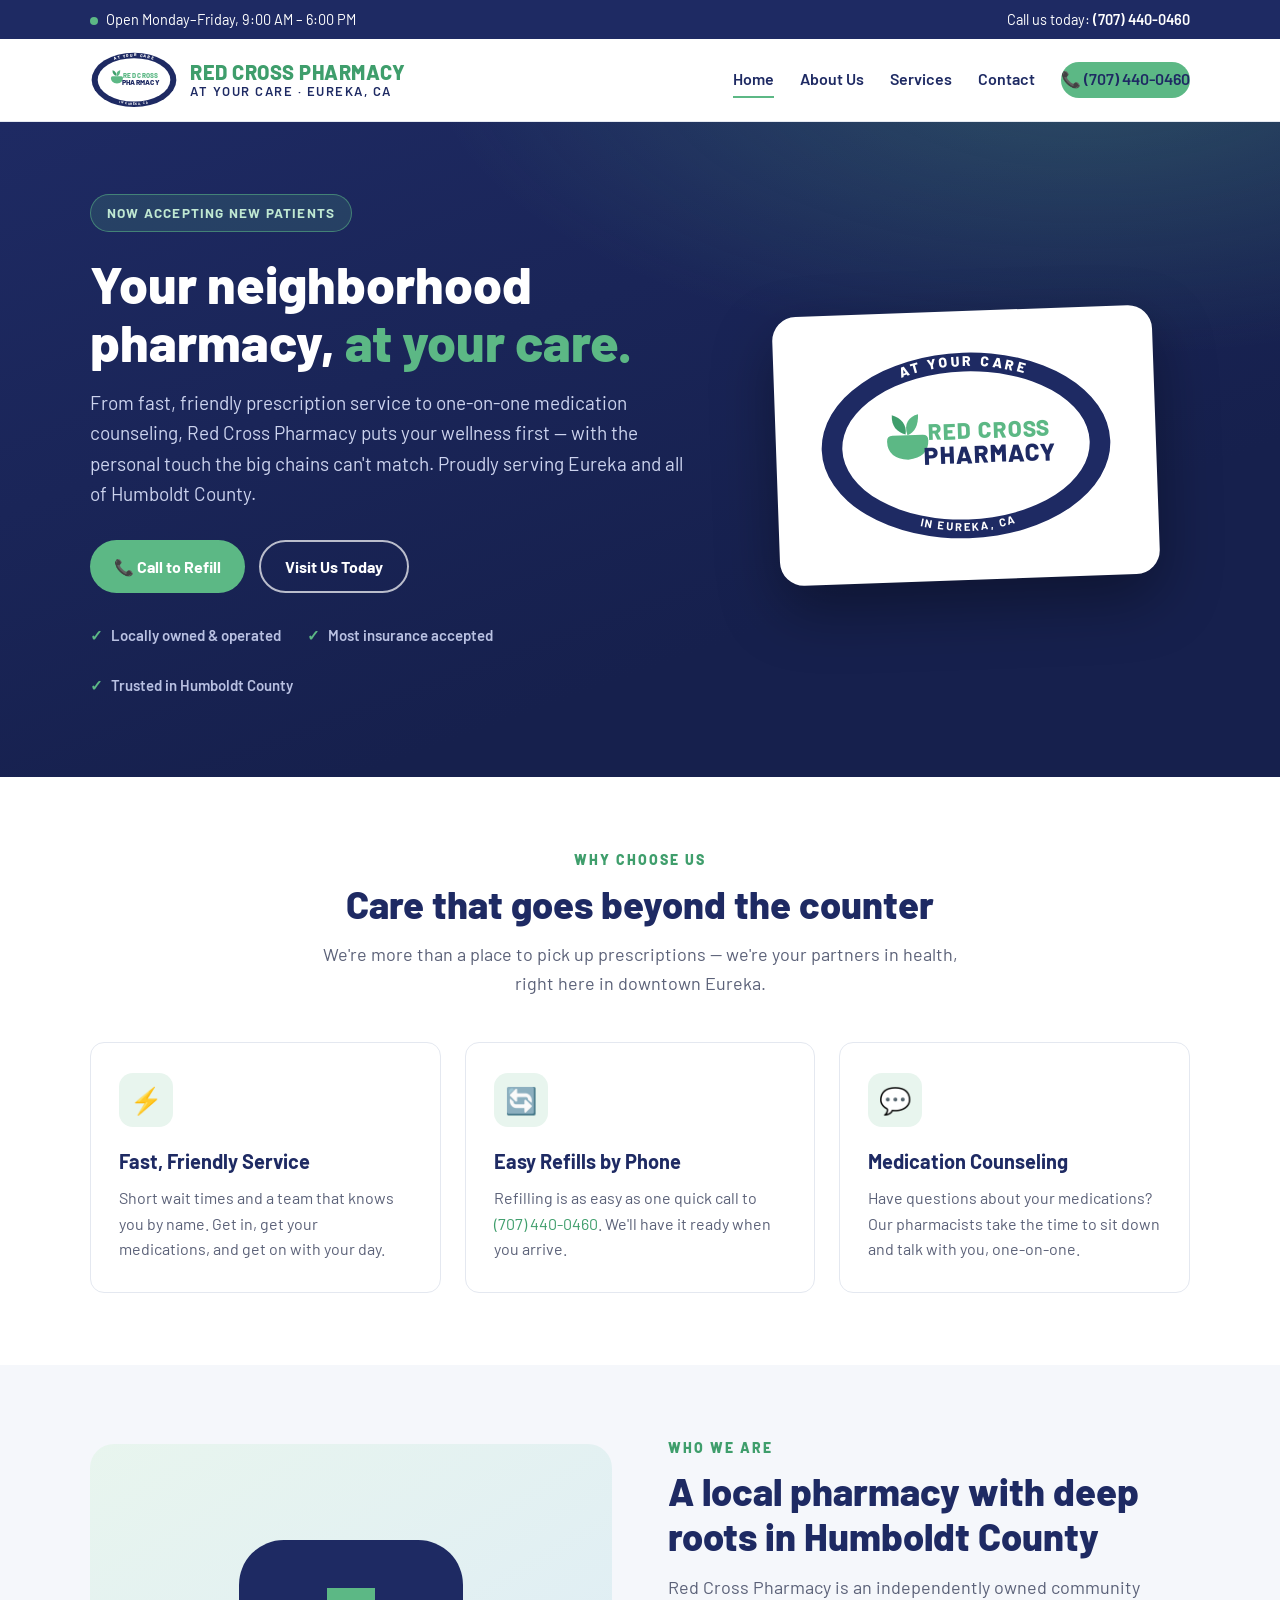
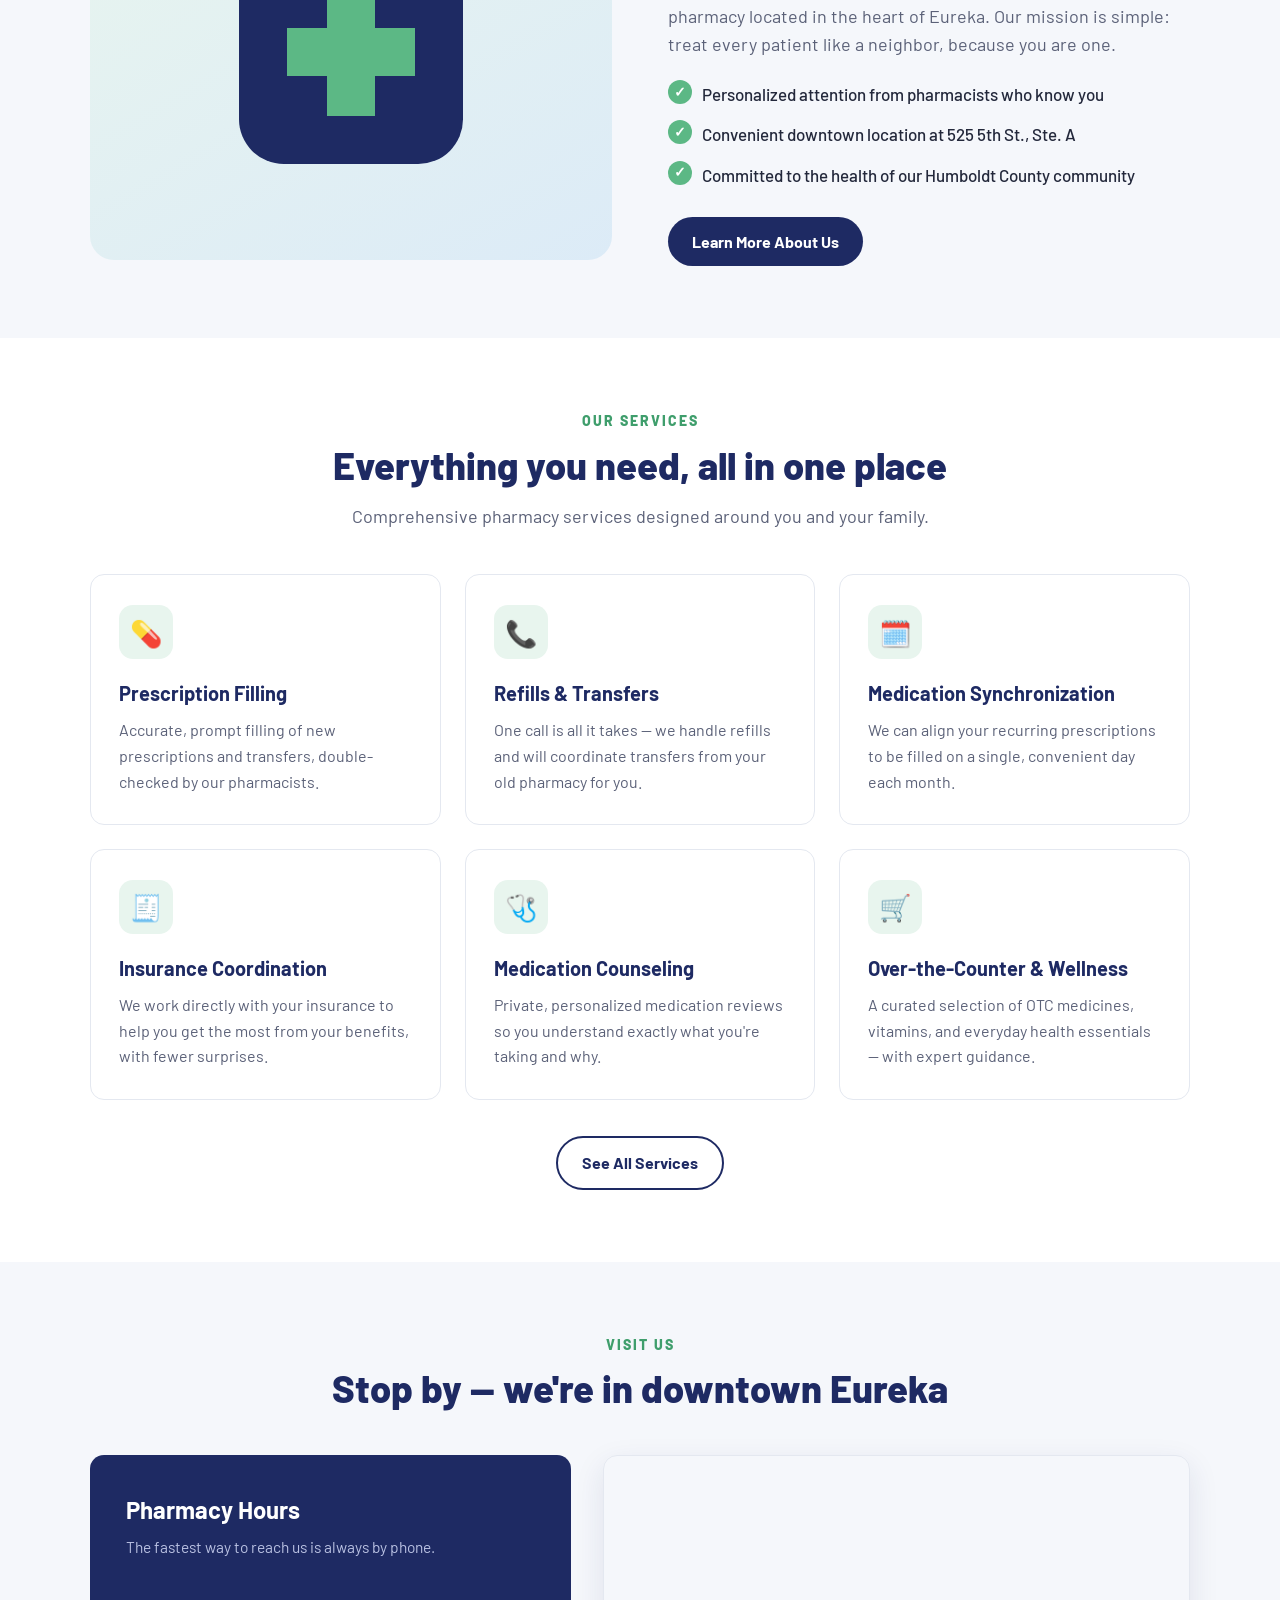
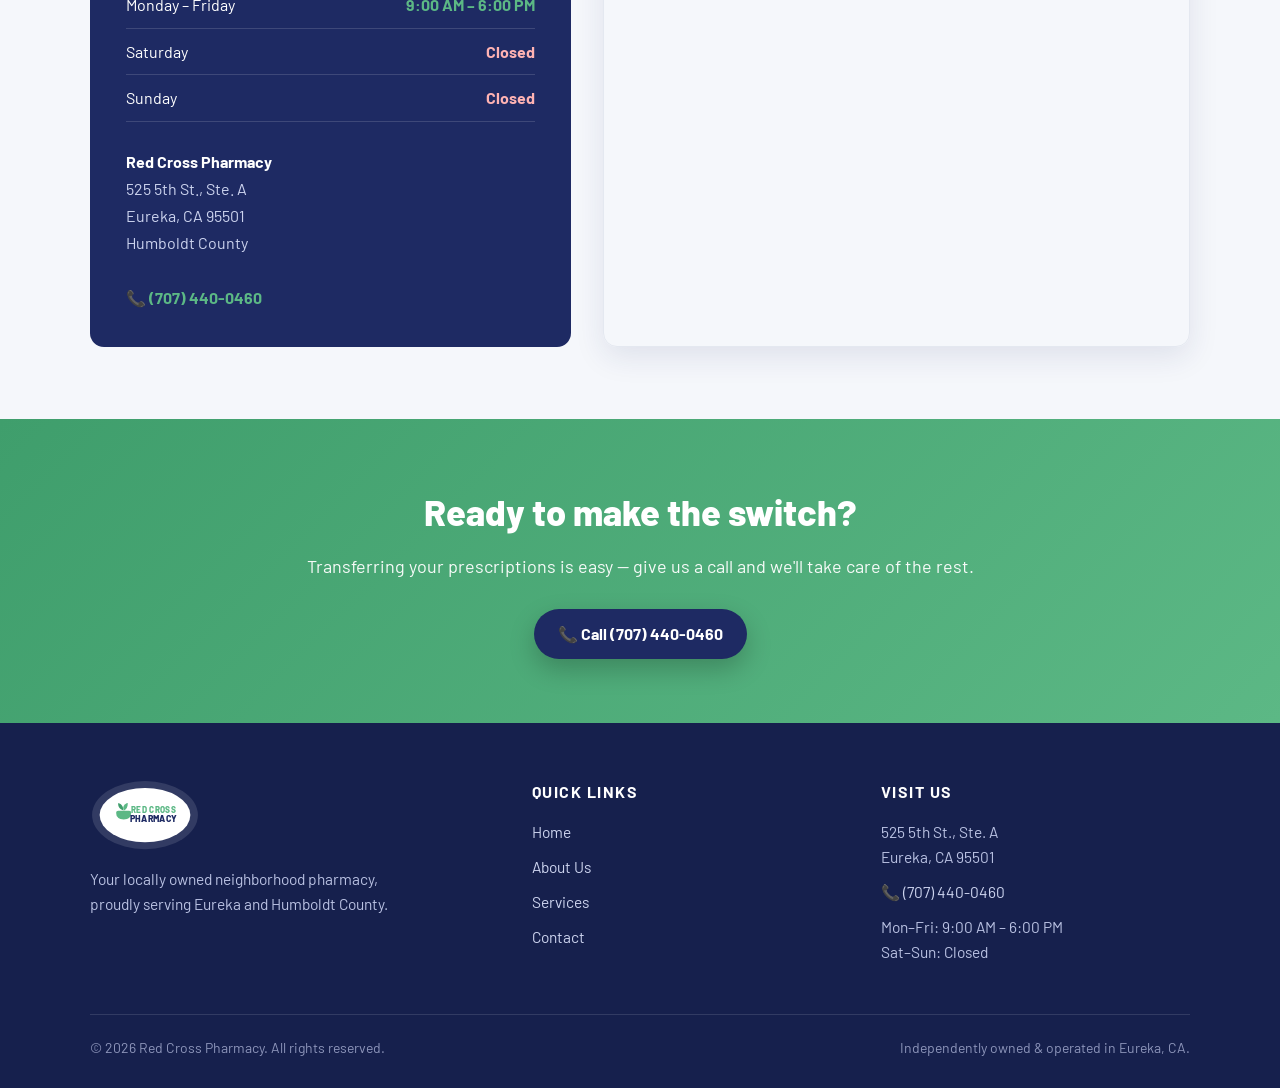
<file: index.html>
<!DOCTYPE html>
<html lang="en">
<head>
  <meta charset="UTF-8">
  <meta name="viewport" content="width=device-width, initial-scale=1.0">
  <title>Red Cross Pharmacy — At Your Care | Eureka, CA</title>
  <meta name="description" content="Red Cross Pharmacy is your locally owned neighborhood pharmacy in Eureka, CA, serving Humboldt County. Prescriptions, refills, medication counseling and more. Call (707) 440-0460.">
  <link rel="preconnect" href="https://fonts.googleapis.com">
  <link rel="preconnect" href="https://fonts.gstatic.com" crossorigin>
  <link href="https://fonts.googleapis.com/css2?family=Barlow:wght@400;500;600;700;800&display=swap" rel="stylesheet">
  <link rel="stylesheet" href="css/style.css">
  <link rel="icon" href="data:image/svg+xml,%3Csvg xmlns='http://www.w3.org/2000/svg' viewBox='0 0 100 100'%3E%3Crect width='100' height='100' rx='20' fill='%231e2a63'/%3E%3Cpath d='M40 20h20v20h20v20H60v20H40V60H20V40h20z' fill='%235cb885'/%3E%3C/svg%3E">
</head>
<body>

  <!-- Top bar -->
  <div class="topbar">
    <div class="container">
      <span><span class="badge-dot"></span>Open Monday–Friday, 9:00 AM – 6:00 PM</span>
      <span>Call us today: <a href="tel:+17074400460">(707) 440-0460</a></span>
    </div>
  </div>

  <!-- Header -->
  <header class="site-header">
    <div class="container">
      <a class="brand" href="index.html">
        <svg viewBox="0 0 320 210" xmlns="http://www.w3.org/2000/svg" role="img" aria-label="Red Cross Pharmacy logo">
          <defs>
            <path id="arcTop" d="M 24 105 A 136 85 0 0 1 296 105" fill="none"/>
            <path id="arcBot" d="M 20 105 A 140 91 0 0 0 300 105" fill="none"/>
          </defs>
          <ellipse cx="160" cy="105" rx="154" ry="99" fill="#1e2a63"/>
          <ellipse cx="160" cy="105" rx="132" ry="79" fill="#ffffff"/>
          <text font-family="Barlow, Arial, sans-serif" font-size="15" font-weight="800" fill="#ffffff" letter-spacing="3">
            <textPath href="#arcTop" startOffset="50%" text-anchor="middle">AT YOUR CARE</textPath>
          </text>
          <text font-family="Barlow, Arial, sans-serif" font-size="12" font-weight="700" fill="#ffffff" letter-spacing="2">
            <textPath href="#arcBot" startOffset="50%" text-anchor="middle">IN EUREKA, CA</textPath>
          </text>
          <!-- mortar & leaves icon -->
          <g transform="translate(74, 76)">
            <path d="M2 22 Q2 16 8 16 H40 Q46 16 46 22 Q46 40 24 42 Q2 40 2 22 Z" fill="#5cb885"/>
            <path d="M24 16 C 20 4, 26 -4, 36 -6 C 36 6, 32 13, 24 16 Z" fill="#5cb885"/>
            <path d="M22 15 C 24 5, 18 -3, 8 -6 C 7 6, 13 12, 22 15 Z" fill="#3f9e6c"/>
          </g>
          <text x="185" y="98" font-family="Barlow, Arial, sans-serif" font-size="24" font-weight="800" fill="#5cb885" text-anchor="middle" letter-spacing="1">RED CROSS</text>
          <text x="185" y="124" font-family="Barlow, Arial, sans-serif" font-size="26" font-weight="800" fill="#1e2a63" text-anchor="middle" letter-spacing="1">PHARMACY</text>
        </svg>
        <span class="brand-name">Red Cross Pharmacy<span>At Your Care · Eureka, CA</span></span>
      </a>
      <nav class="main-nav">
        <a href="index.html" class="active">Home</a>
        <a href="about.html">About Us</a>
        <a href="services.html">Services</a>
        <a href="contact.html">Contact</a>
        <a href="tel:+17074400460" class="btn btn-green btn-sm">📞 (707) 440-0460</a>
      </nav>
    </div>
  </header>

  <!-- Hero -->
  <section class="hero">
    <div class="container">
      <div>
        <span class="hero-badge">Now accepting new patients</span>
        <h1>Your neighborhood pharmacy, <em>at your care.</em></h1>
        <p class="lead">From fast, friendly prescription service to one-on-one medication counseling, Red Cross Pharmacy puts your wellness first — with the personal touch the big chains can't match. Proudly serving Eureka and all of Humboldt County.</p>
        <div class="hero-ctas">
          <a href="tel:+17074400460" class="btn btn-green">📞 Call to Refill</a>
          <a href="contact.html" class="btn btn-outline-light">Visit Us Today</a>
        </div>
        <div class="hero-trust">
          <span>Locally owned &amp; operated</span>
          <span>Most insurance accepted</span>
          <span>Trusted in Humboldt County</span>
        </div>
      </div>
      <div class="hero-art">
        <div class="logo-card">
          <svg viewBox="0 0 320 210" xmlns="http://www.w3.org/2000/svg" role="img" aria-label="Red Cross Pharmacy badge">
            <defs>
              <path id="arcTop2" d="M 24 105 A 136 85 0 0 1 296 105" fill="none"/>
              <path id="arcBot2" d="M 20 105 A 140 91 0 0 0 300 105" fill="none"/>
            </defs>
            <ellipse cx="160" cy="105" rx="154" ry="99" fill="#1e2a63"/>
            <ellipse cx="160" cy="105" rx="132" ry="79" fill="#ffffff"/>
            <text font-family="Barlow, Arial, sans-serif" font-size="15" font-weight="800" fill="#ffffff" letter-spacing="3">
              <textPath href="#arcTop2" startOffset="50%" text-anchor="middle">AT YOUR CARE</textPath>
            </text>
            <text font-family="Barlow, Arial, sans-serif" font-size="12" font-weight="700" fill="#ffffff" letter-spacing="2">
              <textPath href="#arcBot2" startOffset="50%" text-anchor="middle">IN EUREKA, CA</textPath>
            </text>
            <g transform="translate(74, 76)">
              <path d="M2 22 Q2 16 8 16 H40 Q46 16 46 22 Q46 40 24 42 Q2 40 2 22 Z" fill="#5cb885"/>
              <path d="M24 16 C 20 4, 26 -4, 36 -6 C 36 6, 32 13, 24 16 Z" fill="#5cb885"/>
              <path d="M22 15 C 24 5, 18 -3, 8 -6 C 7 6, 13 12, 22 15 Z" fill="#3f9e6c"/>
            </g>
            <text x="185" y="98" font-family="Barlow, Arial, sans-serif" font-size="24" font-weight="800" fill="#5cb885" text-anchor="middle" letter-spacing="1">RED CROSS</text>
            <text x="185" y="124" font-family="Barlow, Arial, sans-serif" font-size="26" font-weight="800" fill="#1e2a63" text-anchor="middle" letter-spacing="1">PHARMACY</text>
          </svg>
        </div>
      </div>
    </div>
  </section>

  <!-- Highlights -->
  <section>
    <div class="container">
      <div class="section-head center">
        <div class="eyebrow">Why choose us</div>
        <h2>Care that goes beyond the counter</h2>
        <p>We're more than a place to pick up prescriptions — we're your partners in health, right here in downtown Eureka.</p>
      </div>
      <div class="card-grid">
        <div class="card">
          <div class="icon">⚡</div>
          <h3>Fast, Friendly Service</h3>
          <p>Short wait times and a team that knows you by name. Get in, get your medications, and get on with your day.</p>
        </div>
        <div class="card">
          <div class="icon">🔄</div>
          <h3>Easy Refills by Phone</h3>
          <p>Refilling is as easy as one quick call to <a href="tel:+17074400460">(707) 440-0460</a>. We'll have it ready when you arrive.</p>
        </div>
        <div class="card">
          <div class="icon">💬</div>
          <h3>Medication Counseling</h3>
          <p>Have questions about your medications? Our pharmacists take the time to sit down and talk with you, one-on-one.</p>
        </div>
      </div>
    </div>
  </section>

  <!-- About preview -->
  <section class="section-soft">
    <div class="container split">
      <div class="split-figure">
        <svg viewBox="0 0 200 200" xmlns="http://www.w3.org/2000/svg" aria-hidden="true">
          <rect x="30" y="30" width="140" height="140" rx="28" fill="#1e2a63"/>
          <path d="M85 60h30v25h25v30h-25v25H85v-25H60V85h25z" fill="#5cb885"/>
        </svg>
      </div>
      <div>
        <div class="section-head">
          <div class="eyebrow">Who we are</div>
          <h2>A local pharmacy with deep roots in Humboldt County</h2>
          <p>Red Cross Pharmacy is an independently owned community pharmacy located in the heart of Eureka. Our mission is simple: treat every patient like a neighbor, because you are one.</p>
        </div>
        <ul class="checklist">
          <li>Personalized attention from pharmacists who know you</li>
          <li>Convenient downtown location at 525 5th St., Ste. A</li>
          <li>Committed to the health of our Humboldt County community</li>
        </ul>
        <a href="about.html" class="btn btn-navy">Learn More About Us</a>
      </div>
    </div>
  </section>

  <!-- Services preview -->
  <section>
    <div class="container">
      <div class="section-head center">
        <div class="eyebrow">Our services</div>
        <h2>Everything you need, all in one place</h2>
        <p>Comprehensive pharmacy services designed around you and your family.</p>
      </div>
      <div class="card-grid">
        <div class="card">
          <div class="icon">💊</div>
          <h3>Prescription Filling</h3>
          <p>Accurate, prompt filling of new prescriptions and transfers, double-checked by our pharmacists.</p>
        </div>
        <div class="card">
          <div class="icon">📞</div>
          <h3>Refills &amp; Transfers</h3>
          <p>One call is all it takes — we handle refills and will coordinate transfers from your old pharmacy for you.</p>
        </div>
        <div class="card">
          <div class="icon">🗓️</div>
          <h3>Medication Synchronization</h3>
          <p>We can align your recurring prescriptions to be filled on a single, convenient day each month.</p>
        </div>
        <div class="card">
          <div class="icon">🧾</div>
          <h3>Insurance Coordination</h3>
          <p>We work directly with your insurance to help you get the most from your benefits, with fewer surprises.</p>
        </div>
        <div class="card">
          <div class="icon">🩺</div>
          <h3>Medication Counseling</h3>
          <p>Private, personalized medication reviews so you understand exactly what you're taking and why.</p>
        </div>
        <div class="card">
          <div class="icon">🛒</div>
          <h3>Over-the-Counter &amp; Wellness</h3>
          <p>A curated selection of OTC medicines, vitamins, and everyday health essentials — with expert guidance.</p>
        </div>
      </div>
      <p style="text-align:center; margin-top:36px;">
        <a href="services.html" class="btn btn-outline">See All Services</a>
      </p>
    </div>
  </section>

  <!-- Hours & location -->
  <section class="section-soft" id="visit">
    <div class="container">
      <div class="section-head center">
        <div class="eyebrow">Visit us</div>
        <h2>Stop by — we're in downtown Eureka</h2>
      </div>
      <div class="visit-grid">
        <div class="hours-card">
          <h3>Pharmacy Hours</h3>
          <p class="sub">The fastest way to reach us is always by phone.</p>
          <table class="hours-table">
            <tr class="open-days"><td>Monday – Friday</td><td>9:00 AM – 6:00 PM</td></tr>
            <tr class="closed"><td>Saturday</td><td>Closed</td></tr>
            <tr class="closed"><td>Sunday</td><td>Closed</td></tr>
          </table>
          <p class="addr">
            <strong>Red Cross Pharmacy</strong><br>
            525 5th St., Ste. A<br>
            Eureka, CA 95501<br>
            Humboldt County<br><br>
            📞 <a href="tel:+17074400460" style="color:#5cb885; font-weight:700;">(707) 440-0460</a>
          </p>
        </div>
        <div class="map-frame">
          <iframe src="https://www.google.com/maps/embed?origin=mfe&amp;pb=!1m2!2m1!1s525+5th+St+Ste+A,+Eureka,+CA+95501" title="Map to Red Cross Pharmacy, 525 5th St., Ste. A, Eureka, CA" loading="lazy" allowfullscreen></iframe>
        </div>
      </div>
    </div>
  </section>

  <!-- CTA band -->
  <section class="cta-band">
    <div class="container">
      <h2>Ready to make the switch?</h2>
      <p>Transferring your prescriptions is easy — give us a call and we'll take care of the rest.</p>
      <a href="tel:+17074400460" class="btn btn-navy">📞 Call (707) 440-0460</a>
    </div>
  </section>

  <!-- Footer -->
  <footer class="site-footer">
    <div class="container">
      <div class="footer-grid">
        <div class="footer-brand">
          <svg viewBox="0 0 320 210" xmlns="http://www.w3.org/2000/svg" aria-hidden="true">
            <ellipse cx="160" cy="105" rx="154" ry="99" fill="#ffffff" opacity="0.12"/>
            <ellipse cx="160" cy="105" rx="132" ry="79" fill="#ffffff"/>
            <g transform="translate(74, 76)">
              <path d="M2 22 Q2 16 8 16 H40 Q46 16 46 22 Q46 40 24 42 Q2 40 2 22 Z" fill="#5cb885"/>
              <path d="M24 16 C 20 4, 26 -4, 36 -6 C 36 6, 32 13, 24 16 Z" fill="#5cb885"/>
              <path d="M22 15 C 24 5, 18 -3, 8 -6 C 7 6, 13 12, 22 15 Z" fill="#3f9e6c"/>
            </g>
            <text x="185" y="98" font-family="Barlow, Arial, sans-serif" font-size="24" font-weight="800" fill="#5cb885" text-anchor="middle" letter-spacing="1">RED CROSS</text>
            <text x="185" y="124" font-family="Barlow, Arial, sans-serif" font-size="26" font-weight="800" fill="#1e2a63" text-anchor="middle" letter-spacing="1">PHARMACY</text>
          </svg>
          <p>Your locally owned neighborhood pharmacy, proudly serving Eureka and Humboldt County.</p>
        </div>
        <div>
          <h4>Quick Links</h4>
          <ul>
            <li><a href="index.html">Home</a></li>
            <li><a href="about.html">About Us</a></li>
            <li><a href="services.html">Services</a></li>
            <li><a href="contact.html">Contact</a></li>
          </ul>
        </div>
        <div>
          <h4>Visit Us</h4>
          <ul>
            <li>525 5th St., Ste. A<br>Eureka, CA 95501</li>
            <li>📞 <a href="tel:+17074400460">(707) 440-0460</a></li>
            <li>Mon–Fri: 9:00 AM – 6:00 PM<br>Sat–Sun: Closed</li>
          </ul>
        </div>
      </div>
      <div class="footer-bottom">
        <span>© 2026 Red Cross Pharmacy. All rights reserved.</span>
        <span>Independently owned &amp; operated in Eureka, CA.</span>
      </div>
    </div>
  </footer>

</body>
</html>
</file>
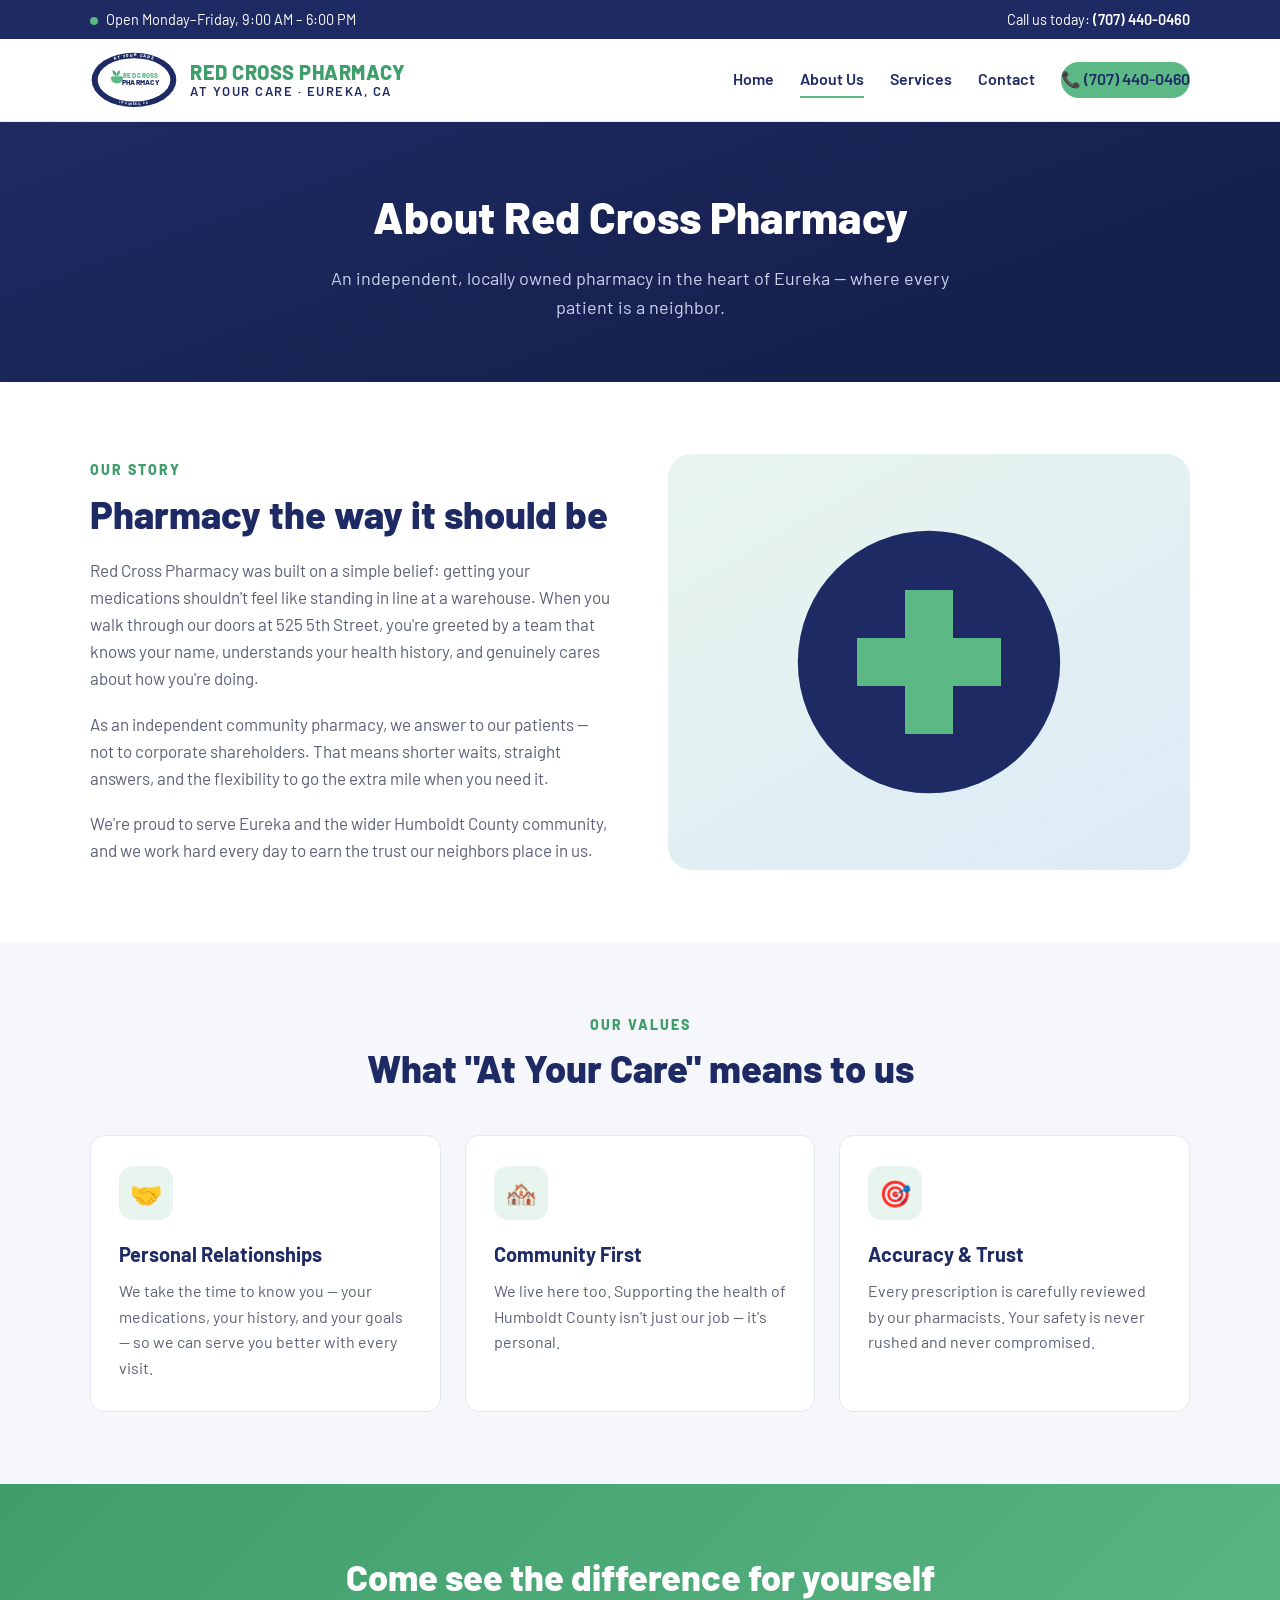
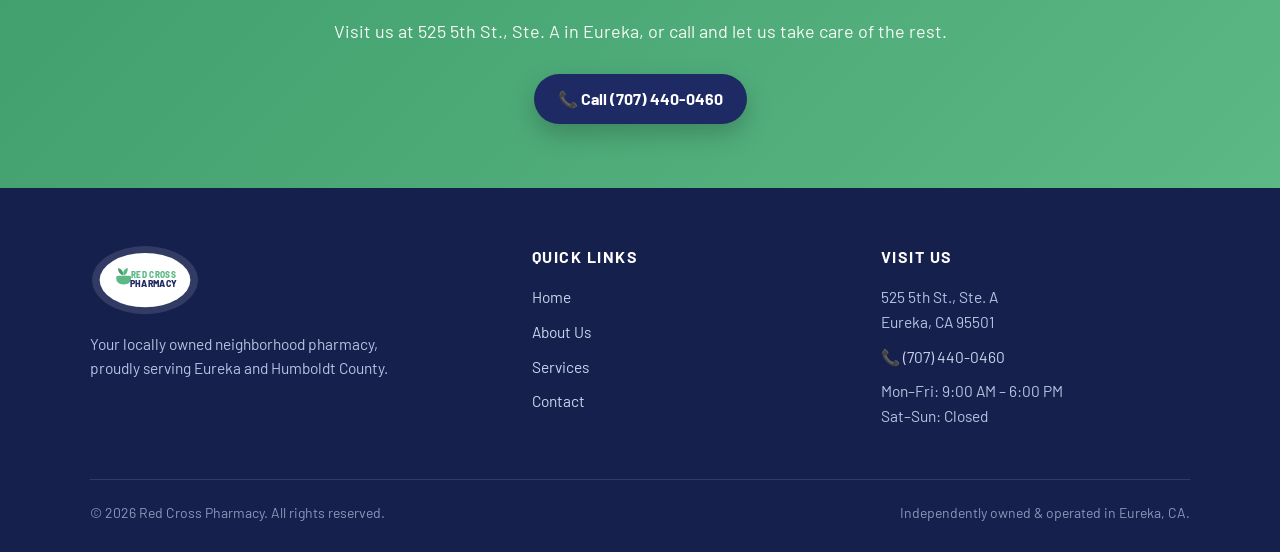
<file: about.html>
<!DOCTYPE html>
<html lang="en">
<head>
  <meta charset="UTF-8">
  <meta name="viewport" content="width=device-width, initial-scale=1.0">
  <title>About Us — Red Cross Pharmacy | Eureka, CA</title>
  <meta name="description" content="Learn about Red Cross Pharmacy, an independently owned community pharmacy in Eureka, CA serving Humboldt County with personalized care.">
  <link rel="preconnect" href="https://fonts.googleapis.com">
  <link rel="preconnect" href="https://fonts.gstatic.com" crossorigin>
  <link href="https://fonts.googleapis.com/css2?family=Barlow:wght@400;500;600;700;800&display=swap" rel="stylesheet">
  <link rel="stylesheet" href="css/style.css">
  <link rel="icon" href="data:image/svg+xml,%3Csvg xmlns='http://www.w3.org/2000/svg' viewBox='0 0 100 100'%3E%3Crect width='100' height='100' rx='20' fill='%231e2a63'/%3E%3Cpath d='M40 20h20v20h20v20H60v20H40V60H20V40h20z' fill='%235cb885'/%3E%3C/svg%3E">
</head>
<body>

  <div class="topbar">
    <div class="container">
      <span><span class="badge-dot"></span>Open Monday–Friday, 9:00 AM – 6:00 PM</span>
      <span>Call us today: <a href="tel:+17074400460">(707) 440-0460</a></span>
    </div>
  </div>

  <header class="site-header">
    <div class="container">
      <a class="brand" href="index.html">
        <svg viewBox="0 0 320 210" xmlns="http://www.w3.org/2000/svg" role="img" aria-label="Red Cross Pharmacy logo">
          <defs>
            <path id="arcTop" d="M 24 105 A 136 85 0 0 1 296 105" fill="none"/>
            <path id="arcBot" d="M 20 105 A 140 91 0 0 0 300 105" fill="none"/>
          </defs>
          <ellipse cx="160" cy="105" rx="154" ry="99" fill="#1e2a63"/>
          <ellipse cx="160" cy="105" rx="132" ry="79" fill="#ffffff"/>
          <text font-family="Barlow, Arial, sans-serif" font-size="15" font-weight="800" fill="#ffffff" letter-spacing="3">
            <textPath href="#arcTop" startOffset="50%" text-anchor="middle">AT YOUR CARE</textPath>
          </text>
          <text font-family="Barlow, Arial, sans-serif" font-size="12" font-weight="700" fill="#ffffff" letter-spacing="2">
            <textPath href="#arcBot" startOffset="50%" text-anchor="middle">IN EUREKA, CA</textPath>
          </text>
          <g transform="translate(74, 76)">
            <path d="M2 22 Q2 16 8 16 H40 Q46 16 46 22 Q46 40 24 42 Q2 40 2 22 Z" fill="#5cb885"/>
            <path d="M24 16 C 20 4, 26 -4, 36 -6 C 36 6, 32 13, 24 16 Z" fill="#5cb885"/>
            <path d="M22 15 C 24 5, 18 -3, 8 -6 C 7 6, 13 12, 22 15 Z" fill="#3f9e6c"/>
          </g>
          <text x="185" y="98" font-family="Barlow, Arial, sans-serif" font-size="24" font-weight="800" fill="#5cb885" text-anchor="middle" letter-spacing="1">RED CROSS</text>
          <text x="185" y="124" font-family="Barlow, Arial, sans-serif" font-size="26" font-weight="800" fill="#1e2a63" text-anchor="middle" letter-spacing="1">PHARMACY</text>
        </svg>
        <span class="brand-name">Red Cross Pharmacy<span>At Your Care · Eureka, CA</span></span>
      </a>
      <nav class="main-nav">
        <a href="index.html">Home</a>
        <a href="about.html" class="active">About Us</a>
        <a href="services.html">Services</a>
        <a href="contact.html">Contact</a>
        <a href="tel:+17074400460" class="btn btn-green btn-sm">📞 (707) 440-0460</a>
      </nav>
    </div>
  </header>

  <section class="page-hero">
    <div class="container">
      <h1>About Red Cross Pharmacy</h1>
      <p>An independent, locally owned pharmacy in the heart of Eureka — where every patient is a neighbor.</p>
    </div>
  </section>

  <section>
    <div class="container split">
      <div>
        <div class="section-head">
          <div class="eyebrow">Our story</div>
          <h2>Pharmacy the way it should be</h2>
        </div>
        <p style="color:var(--muted); margin-bottom:18px;">Red Cross Pharmacy was built on a simple belief: getting your medications shouldn't feel like standing in line at a warehouse. When you walk through our doors at 525 5th Street, you're greeted by a team that knows your name, understands your health history, and genuinely cares about how you're doing.</p>
        <p style="color:var(--muted); margin-bottom:18px;">As an independent community pharmacy, we answer to our patients — not to corporate shareholders. That means shorter waits, straight answers, and the flexibility to go the extra mile when you need it.</p>
        <p style="color:var(--muted);">We're proud to serve Eureka and the wider Humboldt County community, and we work hard every day to earn the trust our neighbors place in us.</p>
      </div>
      <div class="split-figure">
        <svg viewBox="0 0 200 200" xmlns="http://www.w3.org/2000/svg" aria-hidden="true">
          <circle cx="100" cy="100" r="82" fill="#1e2a63"/>
          <path d="M85 55h30v30h30v30h-30v30H85v-30H55V85h30z" fill="#5cb885"/>
        </svg>
      </div>
    </div>
  </section>

  <section class="section-soft">
    <div class="container">
      <div class="section-head center">
        <div class="eyebrow">Our values</div>
        <h2>What "At Your Care" means to us</h2>
      </div>
      <div class="card-grid">
        <div class="card">
          <div class="icon">🤝</div>
          <h3>Personal Relationships</h3>
          <p>We take the time to know you — your medications, your history, and your goals — so we can serve you better with every visit.</p>
        </div>
        <div class="card">
          <div class="icon">🏘️</div>
          <h3>Community First</h3>
          <p>We live here too. Supporting the health of Humboldt County isn't just our job — it's personal.</p>
        </div>
        <div class="card">
          <div class="icon">🎯</div>
          <h3>Accuracy &amp; Trust</h3>
          <p>Every prescription is carefully reviewed by our pharmacists. Your safety is never rushed and never compromised.</p>
        </div>
      </div>
    </div>
  </section>

  <section class="cta-band">
    <div class="container">
      <h2>Come see the difference for yourself</h2>
      <p>Visit us at 525 5th St., Ste. A in Eureka, or call and let us take care of the rest.</p>
      <a href="tel:+17074400460" class="btn btn-navy">📞 Call (707) 440-0460</a>
    </div>
  </section>

  <footer class="site-footer">
    <div class="container">
      <div class="footer-grid">
        <div class="footer-brand">
          <svg viewBox="0 0 320 210" xmlns="http://www.w3.org/2000/svg" aria-hidden="true">
            <ellipse cx="160" cy="105" rx="154" ry="99" fill="#ffffff" opacity="0.12"/>
            <ellipse cx="160" cy="105" rx="132" ry="79" fill="#ffffff"/>
            <g transform="translate(74, 76)">
              <path d="M2 22 Q2 16 8 16 H40 Q46 16 46 22 Q46 40 24 42 Q2 40 2 22 Z" fill="#5cb885"/>
              <path d="M24 16 C 20 4, 26 -4, 36 -6 C 36 6, 32 13, 24 16 Z" fill="#5cb885"/>
              <path d="M22 15 C 24 5, 18 -3, 8 -6 C 7 6, 13 12, 22 15 Z" fill="#3f9e6c"/>
            </g>
            <text x="185" y="98" font-family="Barlow, Arial, sans-serif" font-size="24" font-weight="800" fill="#5cb885" text-anchor="middle" letter-spacing="1">RED CROSS</text>
            <text x="185" y="124" font-family="Barlow, Arial, sans-serif" font-size="26" font-weight="800" fill="#1e2a63" text-anchor="middle" letter-spacing="1">PHARMACY</text>
          </svg>
          <p>Your locally owned neighborhood pharmacy, proudly serving Eureka and Humboldt County.</p>
        </div>
        <div>
          <h4>Quick Links</h4>
          <ul>
            <li><a href="index.html">Home</a></li>
            <li><a href="about.html">About Us</a></li>
            <li><a href="services.html">Services</a></li>
            <li><a href="contact.html">Contact</a></li>
          </ul>
        </div>
        <div>
          <h4>Visit Us</h4>
          <ul>
            <li>525 5th St., Ste. A<br>Eureka, CA 95501</li>
            <li>📞 <a href="tel:+17074400460">(707) 440-0460</a></li>
            <li>Mon–Fri: 9:00 AM – 6:00 PM<br>Sat–Sun: Closed</li>
          </ul>
        </div>
      </div>
      <div class="footer-bottom">
        <span>© 2026 Red Cross Pharmacy. All rights reserved.</span>
        <span>Independently owned &amp; operated in Eureka, CA.</span>
      </div>
    </div>
  </footer>

</body>
</html>
</file>
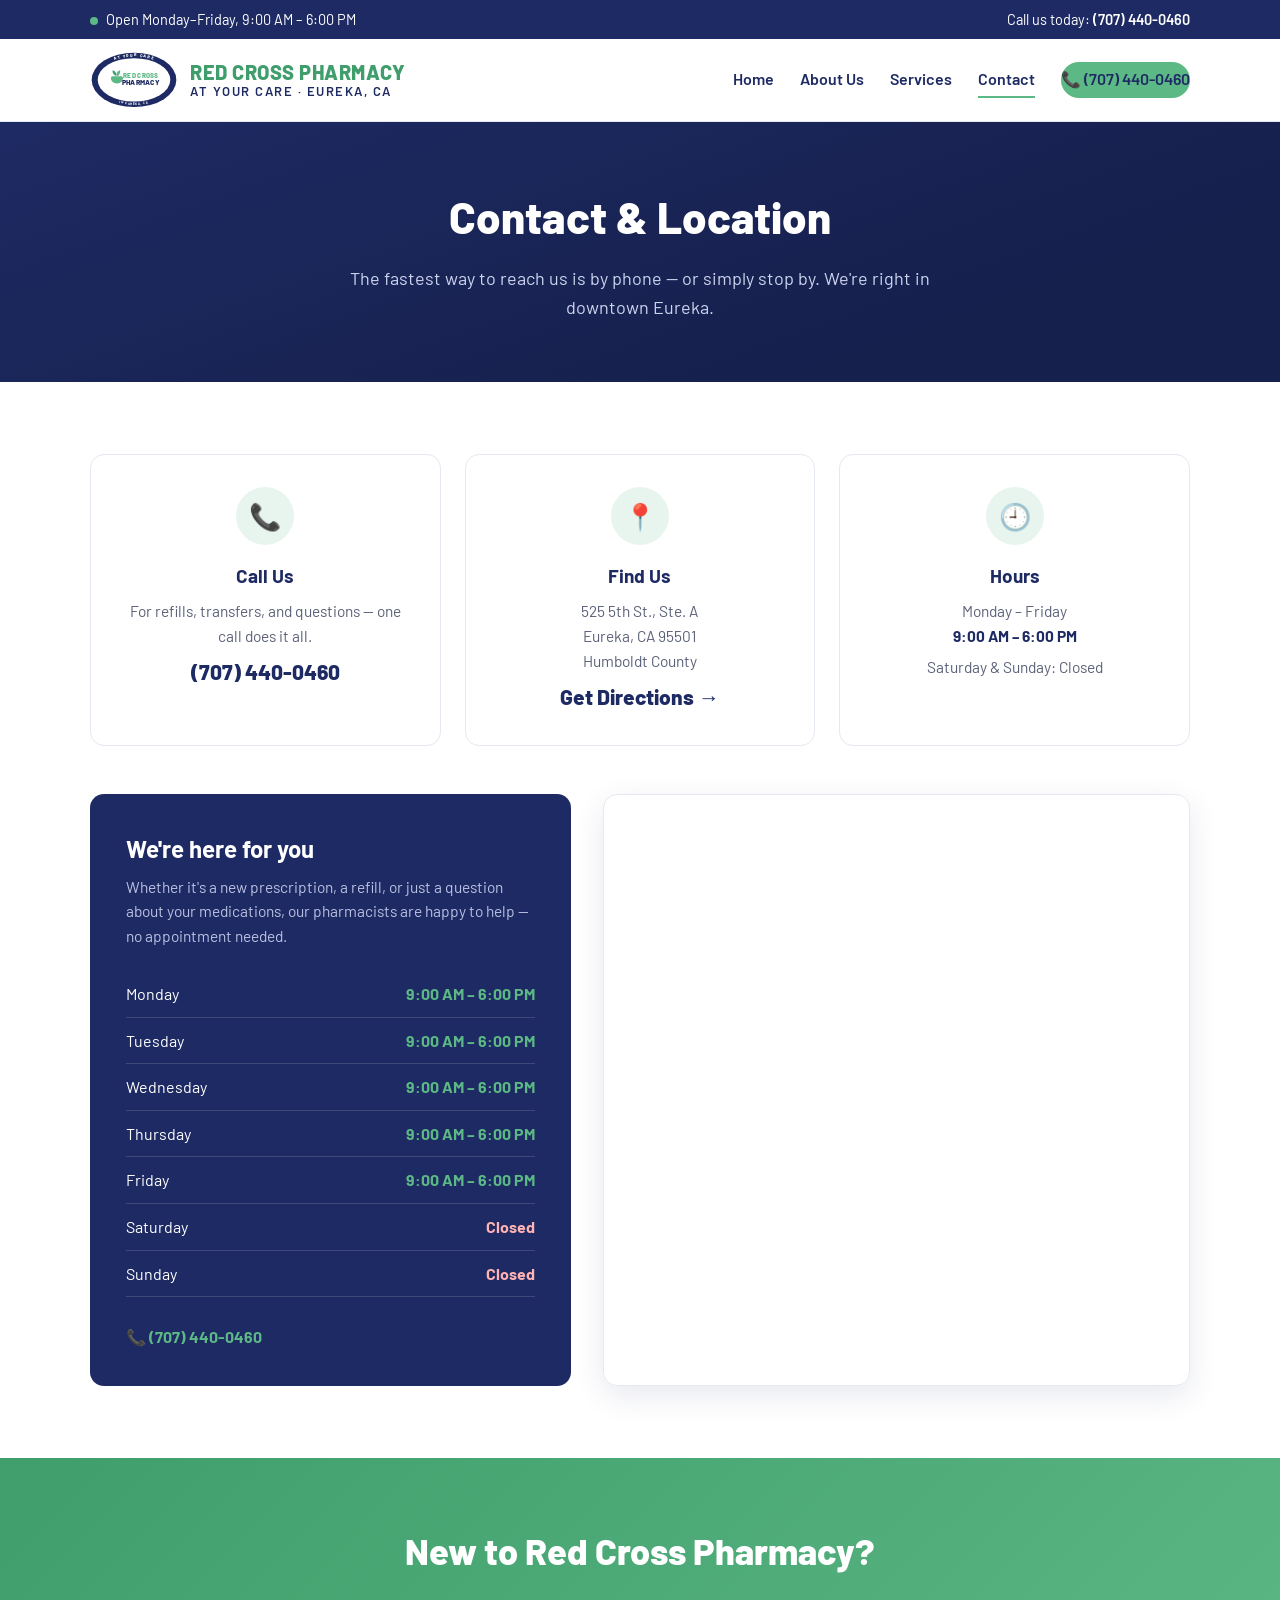
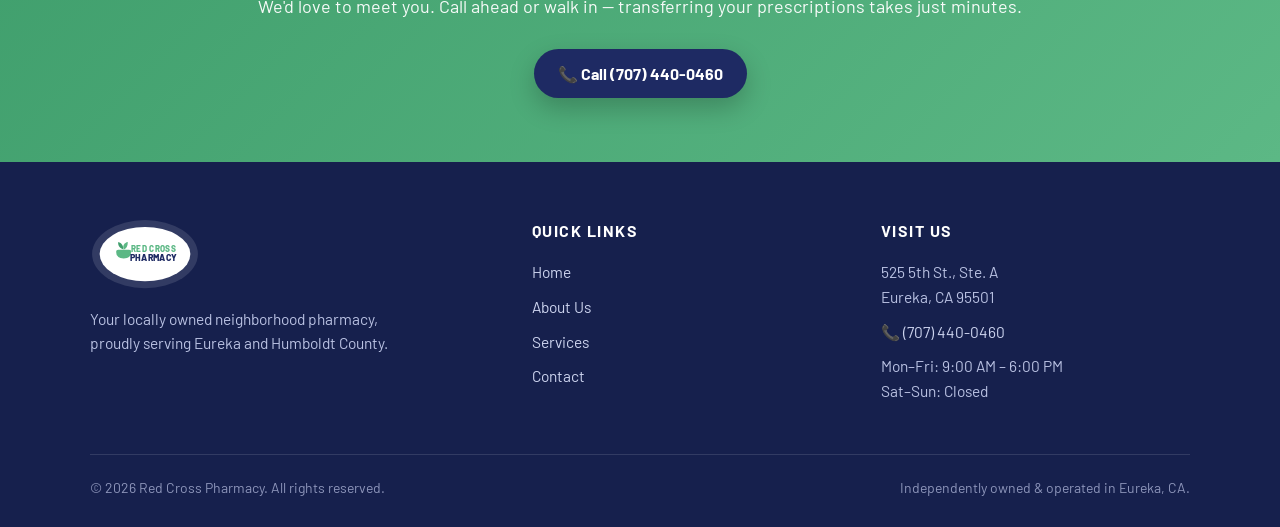
<file: contact.html>
<!DOCTYPE html>
<html lang="en">
<head>
  <meta charset="UTF-8">
  <meta name="viewport" content="width=device-width, initial-scale=1.0">
  <title>Contact &amp; Location — Red Cross Pharmacy | Eureka, CA</title>
  <meta name="description" content="Contact Red Cross Pharmacy at (707) 440-0460 or visit us at 525 5th St., Ste. A, Eureka, CA 95501. Open Monday–Friday 9 AM to 6 PM.">
  <link rel="preconnect" href="https://fonts.googleapis.com">
  <link rel="preconnect" href="https://fonts.gstatic.com" crossorigin>
  <link href="https://fonts.googleapis.com/css2?family=Barlow:wght@400;500;600;700;800&display=swap" rel="stylesheet">
  <link rel="stylesheet" href="css/style.css">
  <link rel="icon" href="data:image/svg+xml,%3Csvg xmlns='http://www.w3.org/2000/svg' viewBox='0 0 100 100'%3E%3Crect width='100' height='100' rx='20' fill='%231e2a63'/%3E%3Cpath d='M40 20h20v20h20v20H60v20H40V60H20V40h20z' fill='%235cb885'/%3E%3C/svg%3E">
</head>
<body>

  <div class="topbar">
    <div class="container">
      <span><span class="badge-dot"></span>Open Monday–Friday, 9:00 AM – 6:00 PM</span>
      <span>Call us today: <a href="tel:+17074400460">(707) 440-0460</a></span>
    </div>
  </div>

  <header class="site-header">
    <div class="container">
      <a class="brand" href="index.html">
        <svg viewBox="0 0 320 210" xmlns="http://www.w3.org/2000/svg" role="img" aria-label="Red Cross Pharmacy logo">
          <defs>
            <path id="arcTop" d="M 24 105 A 136 85 0 0 1 296 105" fill="none"/>
            <path id="arcBot" d="M 20 105 A 140 91 0 0 0 300 105" fill="none"/>
          </defs>
          <ellipse cx="160" cy="105" rx="154" ry="99" fill="#1e2a63"/>
          <ellipse cx="160" cy="105" rx="132" ry="79" fill="#ffffff"/>
          <text font-family="Barlow, Arial, sans-serif" font-size="15" font-weight="800" fill="#ffffff" letter-spacing="3">
            <textPath href="#arcTop" startOffset="50%" text-anchor="middle">AT YOUR CARE</textPath>
          </text>
          <text font-family="Barlow, Arial, sans-serif" font-size="12" font-weight="700" fill="#ffffff" letter-spacing="2">
            <textPath href="#arcBot" startOffset="50%" text-anchor="middle">IN EUREKA, CA</textPath>
          </text>
          <g transform="translate(74, 76)">
            <path d="M2 22 Q2 16 8 16 H40 Q46 16 46 22 Q46 40 24 42 Q2 40 2 22 Z" fill="#5cb885"/>
            <path d="M24 16 C 20 4, 26 -4, 36 -6 C 36 6, 32 13, 24 16 Z" fill="#5cb885"/>
            <path d="M22 15 C 24 5, 18 -3, 8 -6 C 7 6, 13 12, 22 15 Z" fill="#3f9e6c"/>
          </g>
          <text x="185" y="98" font-family="Barlow, Arial, sans-serif" font-size="24" font-weight="800" fill="#5cb885" text-anchor="middle" letter-spacing="1">RED CROSS</text>
          <text x="185" y="124" font-family="Barlow, Arial, sans-serif" font-size="26" font-weight="800" fill="#1e2a63" text-anchor="middle" letter-spacing="1">PHARMACY</text>
        </svg>
        <span class="brand-name">Red Cross Pharmacy<span>At Your Care · Eureka, CA</span></span>
      </a>
      <nav class="main-nav">
        <a href="index.html">Home</a>
        <a href="about.html">About Us</a>
        <a href="services.html">Services</a>
        <a href="contact.html" class="active">Contact</a>
        <a href="tel:+17074400460" class="btn btn-green btn-sm">📞 (707) 440-0460</a>
      </nav>
    </div>
  </header>

  <section class="page-hero">
    <div class="container">
      <h1>Contact &amp; Location</h1>
      <p>The fastest way to reach us is by phone — or simply stop by. We're right in downtown Eureka.</p>
    </div>
  </section>

  <section>
    <div class="container">
      <div class="contact-grid">
        <div class="contact-tile">
          <div class="icon">📞</div>
          <h3>Call Us</h3>
          <p>For refills, transfers, and questions — one call does it all.</p>
          <a class="big" href="tel:+17074400460">(707) 440-0460</a>
        </div>
        <div class="contact-tile">
          <div class="icon">📍</div>
          <h3>Find Us</h3>
          <p>525 5th St., Ste. A<br>Eureka, CA 95501<br>Humboldt County</p>
          <a class="big" href="https://www.google.com/maps/dir/?api=1&amp;destination=525+5th+St+Ste+A,+Eureka,+CA+95501" target="_blank" rel="noopener">Get Directions →</a>
        </div>
        <div class="contact-tile">
          <div class="icon">🕘</div>
          <h3>Hours</h3>
          <p>Monday – Friday<br><strong style="color:var(--navy);">9:00 AM – 6:00 PM</strong></p>
          <p>Saturday &amp; Sunday: Closed</p>
        </div>
      </div>

      <div class="visit-grid">
        <div class="hours-card">
          <h3>We're here for you</h3>
          <p class="sub">Whether it's a new prescription, a refill, or just a question about your medications, our pharmacists are happy to help — no appointment needed.</p>
          <table class="hours-table">
            <tr class="open-days"><td>Monday</td><td>9:00 AM – 6:00 PM</td></tr>
            <tr class="open-days"><td>Tuesday</td><td>9:00 AM – 6:00 PM</td></tr>
            <tr class="open-days"><td>Wednesday</td><td>9:00 AM – 6:00 PM</td></tr>
            <tr class="open-days"><td>Thursday</td><td>9:00 AM – 6:00 PM</td></tr>
            <tr class="open-days"><td>Friday</td><td>9:00 AM – 6:00 PM</td></tr>
            <tr class="closed"><td>Saturday</td><td>Closed</td></tr>
            <tr class="closed"><td>Sunday</td><td>Closed</td></tr>
          </table>
          <p class="addr">📞 <a href="tel:+17074400460" style="color:#5cb885; font-weight:700;">(707) 440-0460</a></p>
        </div>
        <div class="map-frame">
          <iframe src="https://www.google.com/maps/embed?origin=mfe&amp;pb=!1m2!2m1!1s525+5th+St+Ste+A,+Eureka,+CA+95501" title="Map to Red Cross Pharmacy, 525 5th St., Ste. A, Eureka, CA" loading="lazy" allowfullscreen></iframe>
        </div>
      </div>
    </div>
  </section>

  <section class="cta-band">
    <div class="container">
      <h2>New to Red Cross Pharmacy?</h2>
      <p>We'd love to meet you. Call ahead or walk in — transferring your prescriptions takes just minutes.</p>
      <a href="tel:+17074400460" class="btn btn-navy">📞 Call (707) 440-0460</a>
    </div>
  </section>

  <footer class="site-footer">
    <div class="container">
      <div class="footer-grid">
        <div class="footer-brand">
          <svg viewBox="0 0 320 210" xmlns="http://www.w3.org/2000/svg" aria-hidden="true">
            <ellipse cx="160" cy="105" rx="154" ry="99" fill="#ffffff" opacity="0.12"/>
            <ellipse cx="160" cy="105" rx="132" ry="79" fill="#ffffff"/>
            <g transform="translate(74, 76)">
              <path d="M2 22 Q2 16 8 16 H40 Q46 16 46 22 Q46 40 24 42 Q2 40 2 22 Z" fill="#5cb885"/>
              <path d="M24 16 C 20 4, 26 -4, 36 -6 C 36 6, 32 13, 24 16 Z" fill="#5cb885"/>
              <path d="M22 15 C 24 5, 18 -3, 8 -6 C 7 6, 13 12, 22 15 Z" fill="#3f9e6c"/>
            </g>
            <text x="185" y="98" font-family="Barlow, Arial, sans-serif" font-size="24" font-weight="800" fill="#5cb885" text-anchor="middle" letter-spacing="1">RED CROSS</text>
            <text x="185" y="124" font-family="Barlow, Arial, sans-serif" font-size="26" font-weight="800" fill="#1e2a63" text-anchor="middle" letter-spacing="1">PHARMACY</text>
          </svg>
          <p>Your locally owned neighborhood pharmacy, proudly serving Eureka and Humboldt County.</p>
        </div>
        <div>
          <h4>Quick Links</h4>
          <ul>
            <li><a href="index.html">Home</a></li>
            <li><a href="about.html">About Us</a></li>
            <li><a href="services.html">Services</a></li>
            <li><a href="contact.html">Contact</a></li>
          </ul>
        </div>
        <div>
          <h4>Visit Us</h4>
          <ul>
            <li>525 5th St., Ste. A<br>Eureka, CA 95501</li>
            <li>📞 <a href="tel:+17074400460">(707) 440-0460</a></li>
            <li>Mon–Fri: 9:00 AM – 6:00 PM<br>Sat–Sun: Closed</li>
          </ul>
        </div>
      </div>
      <div class="footer-bottom">
        <span>© 2026 Red Cross Pharmacy. All rights reserved.</span>
        <span>Independently owned &amp; operated in Eureka, CA.</span>
      </div>
    </div>
  </footer>

</body>
</html>
</file>
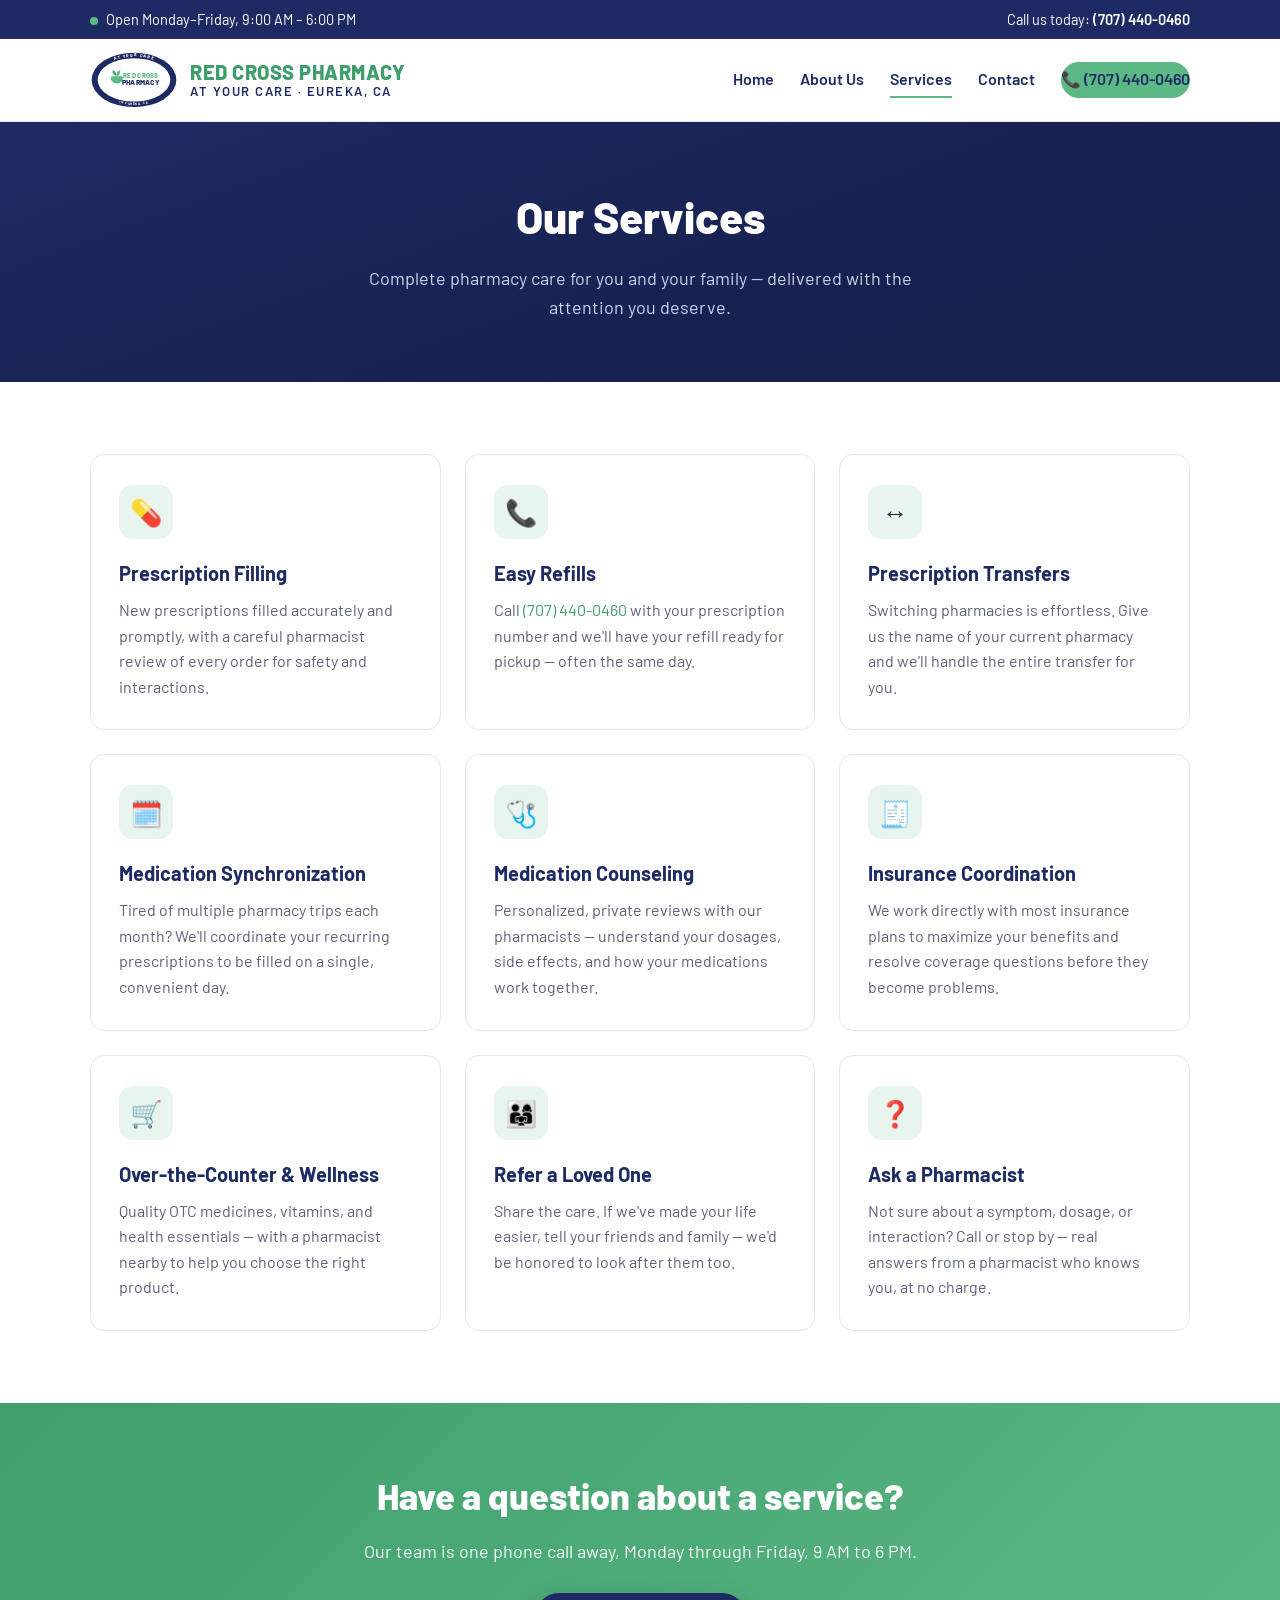
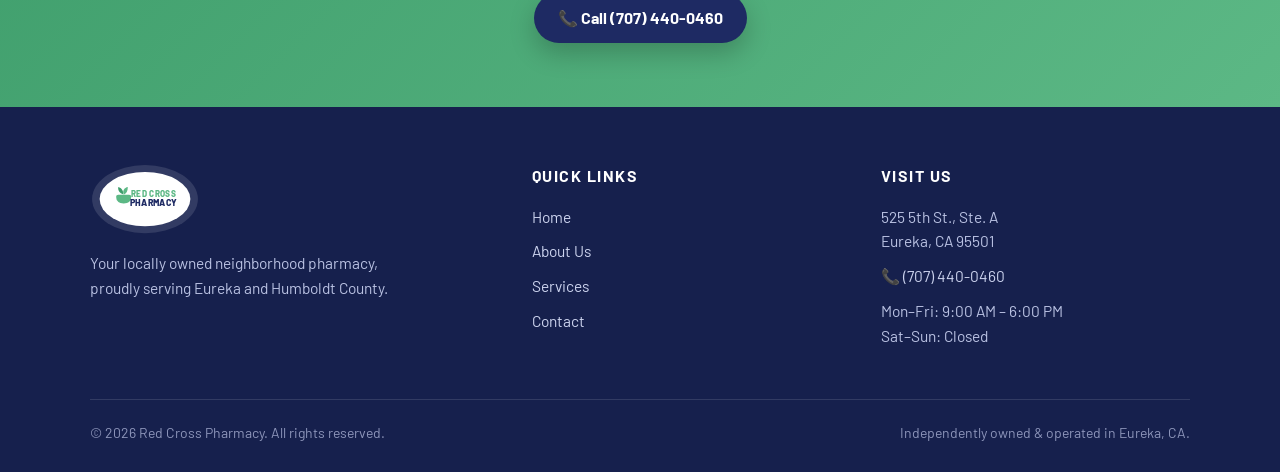
<file: services.html>
<!DOCTYPE html>
<html lang="en">
<head>
  <meta charset="UTF-8">
  <meta name="viewport" content="width=device-width, initial-scale=1.0">
  <title>Our Services — Red Cross Pharmacy | Eureka, CA</title>
  <meta name="description" content="Prescription filling, refills and transfers, medication synchronization, counseling, insurance coordination and more at Red Cross Pharmacy in Eureka, CA.">
  <link rel="preconnect" href="https://fonts.googleapis.com">
  <link rel="preconnect" href="https://fonts.gstatic.com" crossorigin>
  <link href="https://fonts.googleapis.com/css2?family=Barlow:wght@400;500;600;700;800&display=swap" rel="stylesheet">
  <link rel="stylesheet" href="css/style.css">
  <link rel="icon" href="data:image/svg+xml,%3Csvg xmlns='http://www.w3.org/2000/svg' viewBox='0 0 100 100'%3E%3Crect width='100' height='100' rx='20' fill='%231e2a63'/%3E%3Cpath d='M40 20h20v20h20v20H60v20H40V60H20V40h20z' fill='%235cb885'/%3E%3C/svg%3E">
</head>
<body>

  <div class="topbar">
    <div class="container">
      <span><span class="badge-dot"></span>Open Monday–Friday, 9:00 AM – 6:00 PM</span>
      <span>Call us today: <a href="tel:+17074400460">(707) 440-0460</a></span>
    </div>
  </div>

  <header class="site-header">
    <div class="container">
      <a class="brand" href="index.html">
        <svg viewBox="0 0 320 210" xmlns="http://www.w3.org/2000/svg" role="img" aria-label="Red Cross Pharmacy logo">
          <defs>
            <path id="arcTop" d="M 24 105 A 136 85 0 0 1 296 105" fill="none"/>
            <path id="arcBot" d="M 20 105 A 140 91 0 0 0 300 105" fill="none"/>
          </defs>
          <ellipse cx="160" cy="105" rx="154" ry="99" fill="#1e2a63"/>
          <ellipse cx="160" cy="105" rx="132" ry="79" fill="#ffffff"/>
          <text font-family="Barlow, Arial, sans-serif" font-size="15" font-weight="800" fill="#ffffff" letter-spacing="3">
            <textPath href="#arcTop" startOffset="50%" text-anchor="middle">AT YOUR CARE</textPath>
          </text>
          <text font-family="Barlow, Arial, sans-serif" font-size="12" font-weight="700" fill="#ffffff" letter-spacing="2">
            <textPath href="#arcBot" startOffset="50%" text-anchor="middle">IN EUREKA, CA</textPath>
          </text>
          <g transform="translate(74, 76)">
            <path d="M2 22 Q2 16 8 16 H40 Q46 16 46 22 Q46 40 24 42 Q2 40 2 22 Z" fill="#5cb885"/>
            <path d="M24 16 C 20 4, 26 -4, 36 -6 C 36 6, 32 13, 24 16 Z" fill="#5cb885"/>
            <path d="M22 15 C 24 5, 18 -3, 8 -6 C 7 6, 13 12, 22 15 Z" fill="#3f9e6c"/>
          </g>
          <text x="185" y="98" font-family="Barlow, Arial, sans-serif" font-size="24" font-weight="800" fill="#5cb885" text-anchor="middle" letter-spacing="1">RED CROSS</text>
          <text x="185" y="124" font-family="Barlow, Arial, sans-serif" font-size="26" font-weight="800" fill="#1e2a63" text-anchor="middle" letter-spacing="1">PHARMACY</text>
        </svg>
        <span class="brand-name">Red Cross Pharmacy<span>At Your Care · Eureka, CA</span></span>
      </a>
      <nav class="main-nav">
        <a href="index.html">Home</a>
        <a href="about.html">About Us</a>
        <a href="services.html" class="active">Services</a>
        <a href="contact.html">Contact</a>
        <a href="tel:+17074400460" class="btn btn-green btn-sm">📞 (707) 440-0460</a>
      </nav>
    </div>
  </header>

  <section class="page-hero">
    <div class="container">
      <h1>Our Services</h1>
      <p>Complete pharmacy care for you and your family — delivered with the attention you deserve.</p>
    </div>
  </section>

  <section>
    <div class="container">
      <div class="card-grid">
        <div class="card">
          <div class="icon">💊</div>
          <h3>Prescription Filling</h3>
          <p>New prescriptions filled accurately and promptly, with a careful pharmacist review of every order for safety and interactions.</p>
        </div>
        <div class="card">
          <div class="icon">📞</div>
          <h3>Easy Refills</h3>
          <p>Call <a href="tel:+17074400460">(707) 440-0460</a> with your prescription number and we'll have your refill ready for pickup — often the same day.</p>
        </div>
        <div class="card">
          <div class="icon">↔️</div>
          <h3>Prescription Transfers</h3>
          <p>Switching pharmacies is effortless. Give us the name of your current pharmacy and we'll handle the entire transfer for you.</p>
        </div>
        <div class="card">
          <div class="icon">🗓️</div>
          <h3>Medication Synchronization</h3>
          <p>Tired of multiple pharmacy trips each month? We'll coordinate your recurring prescriptions to be filled on a single, convenient day.</p>
        </div>
        <div class="card">
          <div class="icon">🩺</div>
          <h3>Medication Counseling</h3>
          <p>Personalized, private reviews with our pharmacists — understand your dosages, side effects, and how your medications work together.</p>
        </div>
        <div class="card">
          <div class="icon">🧾</div>
          <h3>Insurance Coordination</h3>
          <p>We work directly with most insurance plans to maximize your benefits and resolve coverage questions before they become problems.</p>
        </div>
        <div class="card">
          <div class="icon">🛒</div>
          <h3>Over-the-Counter &amp; Wellness</h3>
          <p>Quality OTC medicines, vitamins, and health essentials — with a pharmacist nearby to help you choose the right product.</p>
        </div>
        <div class="card">
          <div class="icon">👨‍👩‍👧</div>
          <h3>Refer a Loved One</h3>
          <p>Share the care. If we've made your life easier, tell your friends and family — we'd be honored to look after them too.</p>
        </div>
        <div class="card">
          <div class="icon">❓</div>
          <h3>Ask a Pharmacist</h3>
          <p>Not sure about a symptom, dosage, or interaction? Call or stop by — real answers from a pharmacist who knows you, at no charge.</p>
        </div>
      </div>
    </div>
  </section>

  <section class="cta-band">
    <div class="container">
      <h2>Have a question about a service?</h2>
      <p>Our team is one phone call away, Monday through Friday, 9 AM to 6 PM.</p>
      <a href="tel:+17074400460" class="btn btn-navy">📞 Call (707) 440-0460</a>
    </div>
  </section>

  <footer class="site-footer">
    <div class="container">
      <div class="footer-grid">
        <div class="footer-brand">
          <svg viewBox="0 0 320 210" xmlns="http://www.w3.org/2000/svg" aria-hidden="true">
            <ellipse cx="160" cy="105" rx="154" ry="99" fill="#ffffff" opacity="0.12"/>
            <ellipse cx="160" cy="105" rx="132" ry="79" fill="#ffffff"/>
            <g transform="translate(74, 76)">
              <path d="M2 22 Q2 16 8 16 H40 Q46 16 46 22 Q46 40 24 42 Q2 40 2 22 Z" fill="#5cb885"/>
              <path d="M24 16 C 20 4, 26 -4, 36 -6 C 36 6, 32 13, 24 16 Z" fill="#5cb885"/>
              <path d="M22 15 C 24 5, 18 -3, 8 -6 C 7 6, 13 12, 22 15 Z" fill="#3f9e6c"/>
            </g>
            <text x="185" y="98" font-family="Barlow, Arial, sans-serif" font-size="24" font-weight="800" fill="#5cb885" text-anchor="middle" letter-spacing="1">RED CROSS</text>
            <text x="185" y="124" font-family="Barlow, Arial, sans-serif" font-size="26" font-weight="800" fill="#1e2a63" text-anchor="middle" letter-spacing="1">PHARMACY</text>
          </svg>
          <p>Your locally owned neighborhood pharmacy, proudly serving Eureka and Humboldt County.</p>
        </div>
        <div>
          <h4>Quick Links</h4>
          <ul>
            <li><a href="index.html">Home</a></li>
            <li><a href="about.html">About Us</a></li>
            <li><a href="services.html">Services</a></li>
            <li><a href="contact.html">Contact</a></li>
          </ul>
        </div>
        <div>
          <h4>Visit Us</h4>
          <ul>
            <li>525 5th St., Ste. A<br>Eureka, CA 95501</li>
            <li>📞 <a href="tel:+17074400460">(707) 440-0460</a></li>
            <li>Mon–Fri: 9:00 AM – 6:00 PM<br>Sat–Sun: Closed</li>
          </ul>
        </div>
      </div>
      <div class="footer-bottom">
        <span>© 2026 Red Cross Pharmacy. All rights reserved.</span>
        <span>Independently owned &amp; operated in Eureka, CA.</span>
      </div>
    </div>
  </footer>

</body>
</html>
</file>
<file: css/style.css>
/* ============================================
   Red Cross Pharmacy — Eureka, CA
   ============================================ */

:root {
  --navy: #1e2a63;
  --navy-dark: #16204d;
  --green: #5cb885;
  --green-dark: #3f9e6c;
  --green-light: #e8f5ee;
  --ink: #23283b;
  --muted: #5b6178;
  --bg: #ffffff;
  --bg-soft: #f5f7fb;
  --border: #e4e8f0;
  --radius: 14px;
  --shadow: 0 10px 30px rgba(30, 42, 99, 0.10);
}

* { margin: 0; padding: 0; box-sizing: border-box; }

html { scroll-behavior: smooth; }

body {
  font-family: "Barlow", -apple-system, BlinkMacSystemFont, "Segoe UI", Helvetica, Arial, sans-serif;
  color: var(--ink);
  background: var(--bg);
  line-height: 1.6;
  font-size: 17px;
}

img, svg { max-width: 100%; display: block; }

a { color: var(--green-dark); text-decoration: none; }
a:hover { text-decoration: underline; }

.container {
  width: min(1100px, 92%);
  margin: 0 auto;
}

/* ---------- Top bar ---------- */
.topbar {
  background: var(--navy);
  color: #fff;
  font-size: 14.5px;
  padding: 8px 0;
}

.topbar .container {
  display: flex;
  justify-content: space-between;
  align-items: center;
  gap: 12px;
  flex-wrap: wrap;
}

.topbar a { color: #fff; font-weight: 600; }

.topbar .badge-dot {
  display: inline-block;
  width: 8px; height: 8px;
  border-radius: 50%;
  background: var(--green);
  margin-right: 8px;
}

/* ---------- Header / nav ---------- */
.site-header {
  background: #fff;
  border-bottom: 1px solid var(--border);
  position: sticky;
  top: 0;
  z-index: 50;
}

.site-header .container {
  display: flex;
  align-items: center;
  justify-content: space-between;
  gap: 16px;
  padding: 12px 0;
  flex-wrap: wrap;
}

.brand {
  display: flex;
  align-items: center;
  gap: 12px;
  text-decoration: none !important;
}

.brand svg { width: 88px; height: auto; flex-shrink: 0; }

.brand-name {
  font-weight: 800;
  font-size: 20px;
  letter-spacing: 0.5px;
  color: var(--green-dark);
  line-height: 1.15;
  text-transform: uppercase;
}

.brand-name span {
  display: block;
  color: var(--navy);
  font-size: 13px;
  font-weight: 600;
  letter-spacing: 1.5px;
}

.main-nav {
  display: flex;
  align-items: center;
  gap: 26px;
  flex-wrap: wrap;
}

.main-nav a {
  color: var(--navy);
  font-weight: 600;
  font-size: 16px;
  text-decoration: none;
  padding: 4px 0;
  border-bottom: 2px solid transparent;
}

.main-nav a:hover,
.main-nav a.active {
  border-bottom-color: var(--green);
  text-decoration: none;
}

/* ---------- Buttons ---------- */
.btn {
  display: inline-flex;
  align-items: center;
  gap: 8px;
  padding: 12px 24px;
  border-radius: 999px;
  font-weight: 700;
  font-size: 16px;
  text-decoration: none !important;
  transition: transform .15s ease, box-shadow .15s ease, background .15s ease;
  cursor: pointer;
}

.btn:hover { transform: translateY(-2px); box-shadow: var(--shadow); }

.btn-green { background: var(--green); color: #fff; }
.btn-green:hover { background: var(--green-dark); }

.btn-navy { background: var(--navy); color: #fff; }
.btn-navy:hover { background: var(--navy-dark); }

.btn-outline {
  background: transparent;
  color: var(--navy);
  border: 2px solid var(--navy);
}

.btn-outline-light {
  background: transparent;
  color: #fff;
  border: 2px solid rgba(255,255,255,.7);
}

.btn-sm { padding: 9px 18px; font-size: 15px; }

/* ---------- Hero ---------- */
.hero {
  background:
    radial-gradient(1100px 500px at 85% -10%, rgba(92,184,133,0.28), transparent 60%),
    linear-gradient(160deg, var(--navy) 0%, var(--navy-dark) 70%);
  color: #fff;
  padding: 72px 0 80px;
  overflow: hidden;
}

.hero .container {
  display: grid;
  grid-template-columns: 1.15fr 0.85fr;
  gap: 48px;
  align-items: center;
}

.hero-badge {
  display: inline-flex;
  align-items: center;
  gap: 8px;
  background: rgba(92,184,133,0.18);
  border: 1px solid rgba(92,184,133,0.55);
  color: #bfe8d2;
  font-size: 13.5px;
  font-weight: 700;
  letter-spacing: 1.2px;
  text-transform: uppercase;
  padding: 7px 16px;
  border-radius: 999px;
  margin-bottom: 22px;
}

.hero h1 {
  font-size: clamp(34px, 4.6vw, 52px);
  line-height: 1.12;
  font-weight: 800;
  margin-bottom: 18px;
}

.hero h1 em {
  font-style: normal;
  color: var(--green);
}

.hero p.lead {
  font-size: 19px;
  color: #ccd3ee;
  max-width: 56ch;
  margin-bottom: 30px;
}

.hero-ctas {
  display: flex;
  gap: 14px;
  flex-wrap: wrap;
  margin-bottom: 30px;
}

.hero-trust {
  display: flex;
  gap: 26px;
  flex-wrap: wrap;
  color: #b9c1e2;
  font-size: 15px;
  font-weight: 600;
}

.hero-trust span::before {
  content: "✓";
  color: var(--green);
  font-weight: 800;
  margin-right: 8px;
}

.hero-art {
  display: flex;
  justify-content: center;
}

.hero-art .logo-card {
  background: #fff;
  border-radius: 24px;
  padding: 36px 40px;
  box-shadow: 0 24px 60px rgba(0,0,0,0.35);
  transform: rotate(-2deg);
}

.hero-art .logo-card svg { width: 300px; height: auto; }

/* ---------- Sections ---------- */
section { padding: 72px 0; }

.section-soft { background: var(--bg-soft); }

.section-head {
  max-width: 640px;
  margin-bottom: 44px;
}

.section-head.center { margin-left: auto; margin-right: auto; text-align: center; }

.eyebrow {
  color: var(--green-dark);
  font-weight: 800;
  font-size: 14px;
  letter-spacing: 2px;
  text-transform: uppercase;
  margin-bottom: 10px;
}

.section-head h2 {
  font-size: clamp(28px, 3.4vw, 38px);
  color: var(--navy);
  line-height: 1.18;
  font-weight: 800;
  margin-bottom: 14px;
}

.section-head p { color: var(--muted); font-size: 18px; }

/* ---------- Cards ---------- */
.card-grid {
  display: grid;
  grid-template-columns: repeat(3, 1fr);
  gap: 24px;
}

.card {
  background: #fff;
  border: 1px solid var(--border);
  border-radius: var(--radius);
  padding: 30px 28px;
  transition: transform .18s ease, box-shadow .18s ease;
}

.card:hover { transform: translateY(-4px); box-shadow: var(--shadow); }

.card .icon {
  width: 54px; height: 54px;
  border-radius: 14px;
  background: var(--green-light);
  display: flex;
  align-items: center;
  justify-content: center;
  margin-bottom: 18px;
  font-size: 26px;
}

.card h3 { color: var(--navy); font-size: 20px; margin-bottom: 8px; }

.card p { color: var(--muted); font-size: 16px; }

/* ---------- Split (about) ---------- */
.split {
  display: grid;
  grid-template-columns: 1fr 1fr;
  gap: 56px;
  align-items: center;
}

.split .section-head { margin-bottom: 20px; }

.split-figure {
  background: linear-gradient(150deg, var(--green-light), #dcebf7);
  border-radius: 24px;
  padding: 48px;
  display: flex;
  align-items: center;
  justify-content: center;
}

.split-figure svg { width: 320px; height: auto; }

.checklist { list-style: none; margin: 22px 0 28px; }

.checklist li {
  padding-left: 34px;
  position: relative;
  margin-bottom: 13px;
  color: var(--ink);
  font-weight: 500;
}

.checklist li::before {
  content: "✓";
  position: absolute;
  left: 0;
  top: -1px;
  width: 24px; height: 24px;
  border-radius: 50%;
  background: var(--green);
  color: #fff;
  font-size: 14px;
  font-weight: 800;
  display: flex;
  align-items: center;
  justify-content: center;
}

/* ---------- Hours & visit ---------- */
.visit-grid {
  display: grid;
  grid-template-columns: 0.9fr 1.1fr;
  gap: 32px;
  align-items: stretch;
}

.hours-card {
  background: var(--navy);
  color: #fff;
  border-radius: var(--radius);
  padding: 36px;
  display: flex;
  flex-direction: column;
}

.hours-card h3 {
  font-size: 24px;
  margin-bottom: 6px;
}

.hours-card .sub { color: #b9c1e2; margin-bottom: 22px; font-size: 15.5px; }

.hours-table { width: 100%; border-collapse: collapse; margin-bottom: 26px; }

.hours-table td {
  padding: 10px 0;
  border-bottom: 1px solid rgba(255,255,255,0.14);
  font-size: 16px;
}

.hours-table td:last-child { text-align: right; font-weight: 700; }

.hours-table .closed td:last-child { color: #ffb3b3; }

.hours-table .open-days td:last-child { color: var(--green); }

.hours-card .addr { margin-top: auto; color: #ccd3ee; font-size: 16px; line-height: 1.7; }

.hours-card .addr strong { color: #fff; }

.map-frame {
  border-radius: var(--radius);
  overflow: hidden;
  border: 1px solid var(--border);
  min-height: 380px;
  box-shadow: var(--shadow);
}

.map-frame iframe { width: 100%; height: 100%; min-height: 380px; border: 0; }

/* ---------- CTA band ---------- */
.cta-band {
  background: linear-gradient(135deg, var(--green-dark), var(--green));
  color: #fff;
  text-align: center;
  padding: 64px 0;
}

.cta-band h2 { font-size: clamp(26px, 3.2vw, 36px); font-weight: 800; margin-bottom: 12px; }

.cta-band p { font-size: 18px; opacity: .95; margin-bottom: 28px; }

.cta-band .btn-navy { box-shadow: 0 10px 26px rgba(0,0,0,.22); }

/* ---------- Contact page ---------- */
.contact-grid {
  display: grid;
  grid-template-columns: repeat(3, 1fr);
  gap: 24px;
  margin-bottom: 48px;
}

.contact-tile {
  background: #fff;
  border: 1px solid var(--border);
  border-radius: var(--radius);
  padding: 32px 28px;
  text-align: center;
}

.contact-tile .icon {
  width: 58px; height: 58px;
  margin: 0 auto 16px;
  border-radius: 50%;
  background: var(--green-light);
  display: flex;
  align-items: center;
  justify-content: center;
  font-size: 26px;
}

.contact-tile h3 { color: var(--navy); margin-bottom: 8px; font-size: 19px; }

.contact-tile p { color: var(--muted); font-size: 15.5px; margin-bottom: 6px; }

.contact-tile .big {
  color: var(--navy);
  font-size: 21px;
  font-weight: 800;
}

/* ---------- Page hero (inner pages) ---------- */
.page-hero {
  background: linear-gradient(160deg, var(--navy) 0%, var(--navy-dark) 75%);
  color: #fff;
  padding: 60px 0;
  text-align: center;
}

.page-hero h1 { font-size: clamp(30px, 4vw, 44px); font-weight: 800; margin-bottom: 12px; }

.page-hero p { color: #ccd3ee; font-size: 18px; max-width: 62ch; margin: 0 auto; }

/* ---------- Footer ---------- */
.site-footer {
  background: var(--navy-dark);
  color: #b9c1e2;
  padding: 56px 0 28px;
  font-size: 15.5px;
}

.footer-grid {
  display: grid;
  grid-template-columns: 1.3fr 1fr 1fr;
  gap: 40px;
  margin-bottom: 40px;
}

.site-footer h4 {
  color: #fff;
  font-size: 16px;
  text-transform: uppercase;
  letter-spacing: 1.5px;
  margin-bottom: 16px;
}

.site-footer a { color: #ccd3ee; }
.site-footer a:hover { color: var(--green); }

.site-footer ul { list-style: none; }
.site-footer li { margin-bottom: 10px; }

.footer-brand svg { width: 110px; margin-bottom: 16px; }

.footer-brand p { max-width: 34ch; }

.footer-bottom {
  border-top: 1px solid rgba(255,255,255,0.12);
  padding-top: 22px;
  display: flex;
  justify-content: space-between;
  gap: 12px;
  flex-wrap: wrap;
  font-size: 14px;
  color: #8d95ba;
}

/* ---------- Responsive ---------- */
@media (max-width: 900px) {
  .hero .container,
  .split,
  .visit-grid { grid-template-columns: 1fr; }

  .hero { padding: 52px 0 60px; }

  .hero-art { order: -1; }
  .hero-art .logo-card { padding: 24px 28px; transform: none; }
  .hero-art .logo-card svg { width: 220px; }

  .card-grid, .contact-grid { grid-template-columns: 1fr; }

  .footer-grid { grid-template-columns: 1fr; gap: 32px; }

  .split-figure { padding: 32px; }

  .site-header .container { justify-content: center; text-align: center; }
  .main-nav { justify-content: center; }
}
</file>
